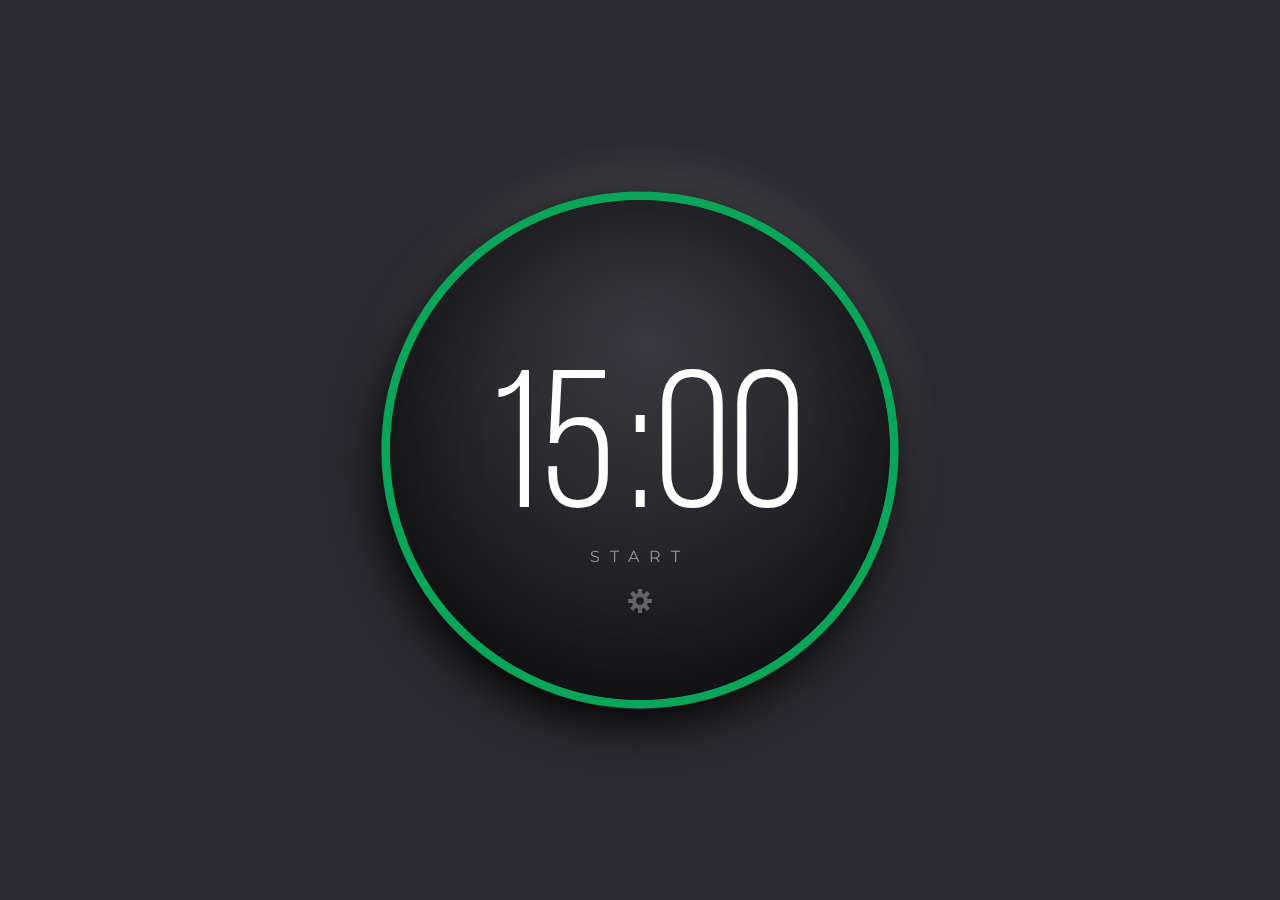
<file: Day 1/STARTER-FILES/index.html>
<!DOCTYPE html>
<html lang="en">

<head>
  <meta charset="UTF-8">
  <meta http-equiv="X-UA-Compatible" content="IE=edge">
  <meta name="viewport" content="width=device-width, initial-scale=1.0">
  <title>01 - Pomodoro || Advent of JavaScript</title>
  <link rel="stylesheet" href="./styles.css" />
</head>

<body>

  <div class="wrapper">
    <div class="ring">
      <svg width="518" height="518" viewBox="0 0 518 518">
        <circle stroke-width="9px" x="0" y="y" cx="259" cy="259" r="254" />
      </svg>
    </div>

    <div class="timer">
      <div class="time">
        <div class="minutes">
          <input type="text" value="15" disabled />
        </div>
        <div class="colon">:</div>
        <div class="seconds">
          <input type="text" value="00" disabled />
        </div>
      </div>
      <button class="start">start</button>
      <button class="settings">
        <img src="images/gear.svg" alt="Settings" />
      </button>
    </div>
  </div>
<script src="app.js"></script>
</body>

</html>
</file>
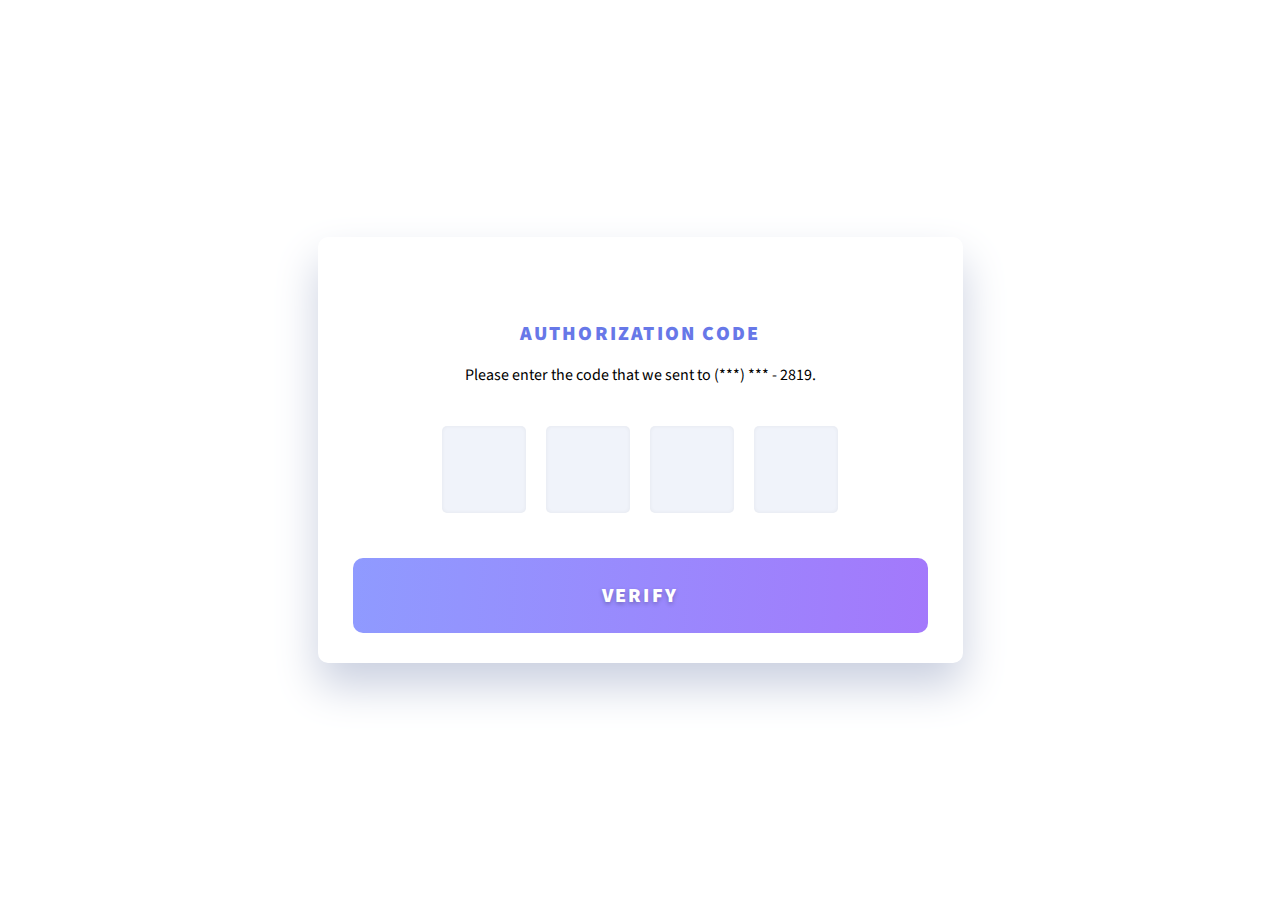
<file: Day 10/STARTER-FILES/index.html>
<!DOCTYPE html>
<html lang="en">

<head>
  <meta charset="UTF-8">
  <meta http-equiv="X-UA-Compatible" content="IE=edge">
  <meta name="viewport" content="width=device-width, initial-scale=1.0">
  <title>11 - 4 Digit Code || Advent of JavaScript</title>
  <link rel="stylesheet" href="./styles.css" />
</head>

<body>

  <div class="wrapper">
    <h1>Authorization Code</h1>
    <p>Please enter the code that we sent to (***) *** - 2819.</p>
    <form action="">
      <div class="fields">
        <input type="text" maxlength="1" value="" name="verification_1" />
        <input type="text" maxlength="1" value="" name="verification_2" />
        <input type="text" maxlength="1" value="" name="verification_3" />
        <input type="text" maxlength="1" value="" name="verification_4" />
      </div>
      <button>Verify</button>
    </form>
  </div>
  <script src="app.js"></script>
</body>

</html>
</file>
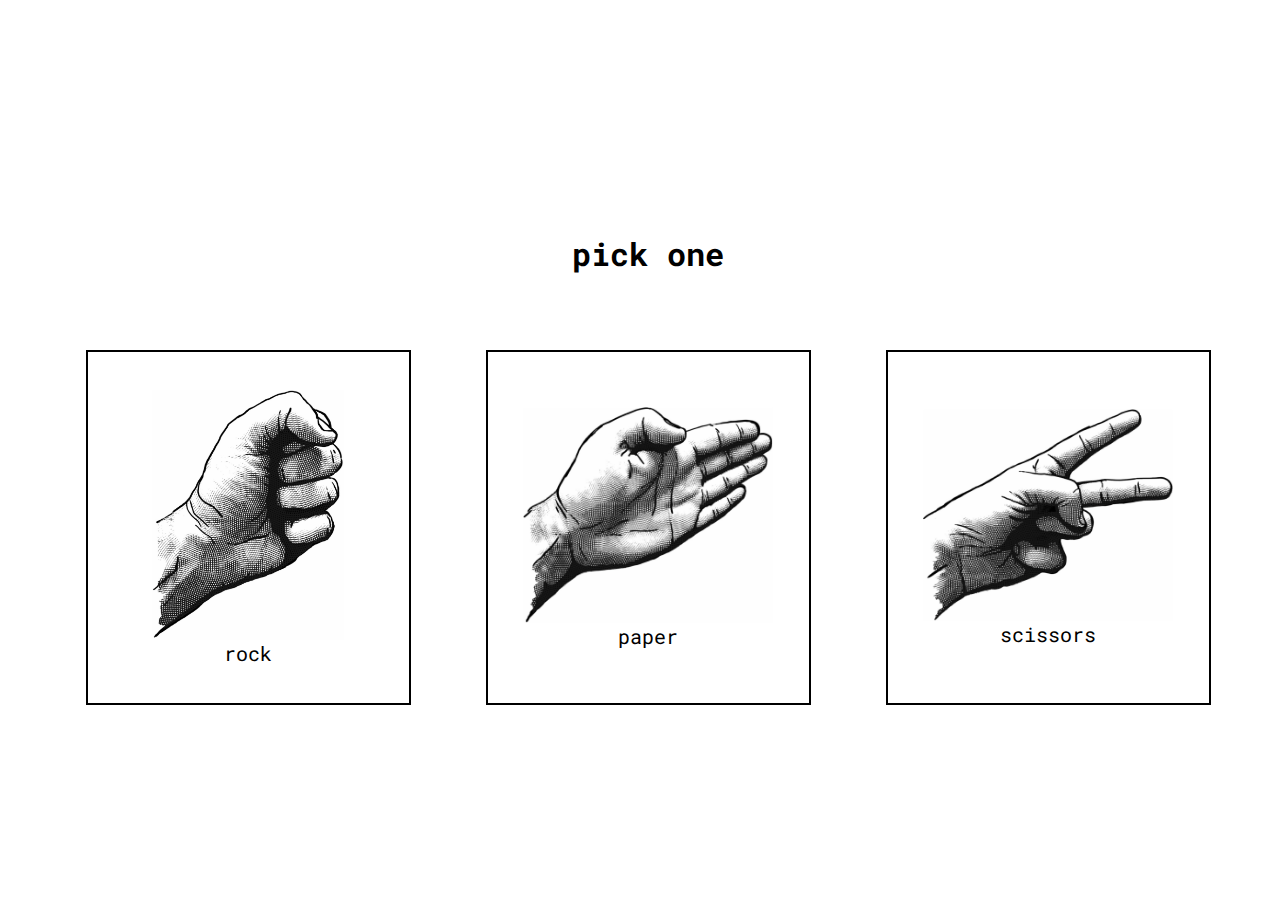
<file: Day 12/STARTER-FILES/index.html>
<!DOCTYPE html>
<html lang="en">

<head>
  <meta charset="UTF-8">
  <meta http-equiv="X-UA-Compatible" content="IE=edge">
  <meta name="viewport" content="width=device-width, initial-scale=1.0">
  <title>12 - Rock, Paper, Scissors || Advent of JavaScript</title>
  <link rel="stylesheet" href="./styles.css" />
</head>

<body>

  <div class="wrapper">
    <h1>pick one</h1>
    <ul>
      <li class="pick-one">
        <button>
          <img src="./images/rock.png" alt="Rock" />
          rock
        </button>
      </li>
      <li class="pick-one">
        <button>
          <img src="./images/paper.png" alt="Paper" />
          paper
        </button>
      </li>
      <li class="pick-one">
        <button>
          <img src="./images/scissors.png" alt="Scissors" />
          scissors
        </button>
      </li>
    </ul>
  </div>
  <script src="app.js"></script>
</body>

</html>
</file>
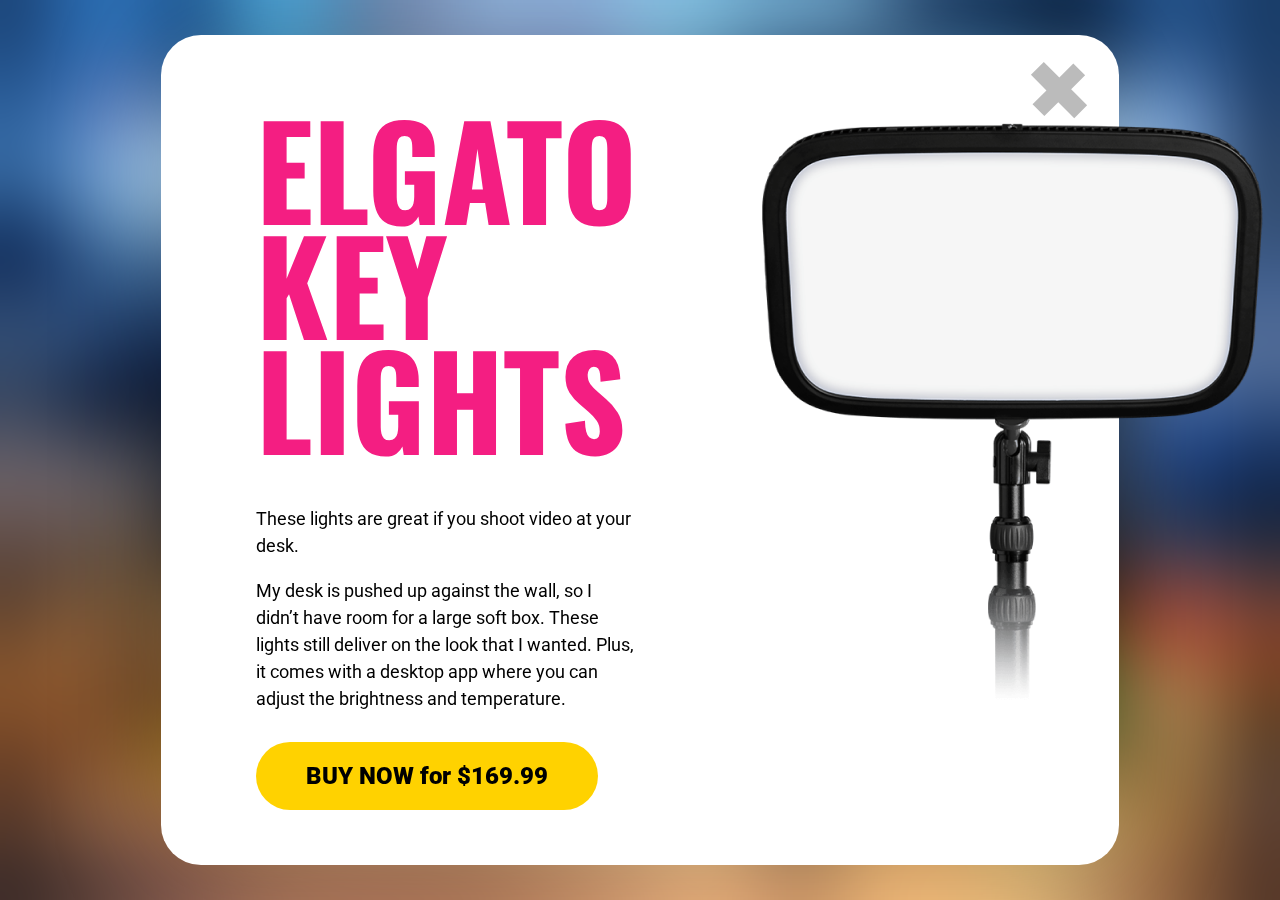
<file: Day 13/STARTER-FILES/index.html>
<!DOCTYPE html>
<html lang="en">

<head>
  <meta charset="UTF-8">
  <meta http-equiv="X-UA-Compatible" content="IE=edge">
  <meta name="viewport" content="width=device-width, initial-scale=1.0">
  <title>13 - Custom Modal || Advent of JavaScript</title>
  <link rel="stylesheet" href="./styles.css" />
</head>

<body>
  <div class="wrapper">
    <svg viewBox="0 0 1440 1024" fill="none" xmlns="http://www.w3.org/2000/svg"
      xmlns:xlink="http://www.w3.org/1999/xlink">
      <image href="images/bg.jpg" width="1440" height="1024" />
      <a href="#" id="something">
        <circle class="dot" cx="136.5" cy="113.5" r="17.5" id="elgato-keylight" />
        <circle id="my-circle" cx="136.5" cy="113.5" r="22" stroke="#F41E82" stroke-width="6px" opacity="0" />
      </a>
    </svg>

    <div class="overlay">
      <div class="modal">
        <button class="close">
          <img src="images/close.svg" alt="Close"/>
        </button>

        <div class="content">
          <h1>Elgato Key Lights</h1>
          <div class="description">
            <p>
              These lights are great if you shoot video at your desk.
            </p>
            <p>
              My desk is pushed up against the wall, so I didn’t have room for a large soft box. These lights still
              deliver on the
              look that I wanted. Plus, it comes with a desktop app where you can adjust the brightness and temperature.
            </p>
          </div>
          <a href="http://amazon.com" class="buy-now" target="_blank">
            BUY NOW for $169.99
          </a>
        </div>

        <div class="product-image">
          <img src="images/elgato-key-light.png" alt="Elgato Key Light" />
        </div>

      </div>
    </div>
  </div>
  <script src="app.js"></script>
</body>

</html>
</file>
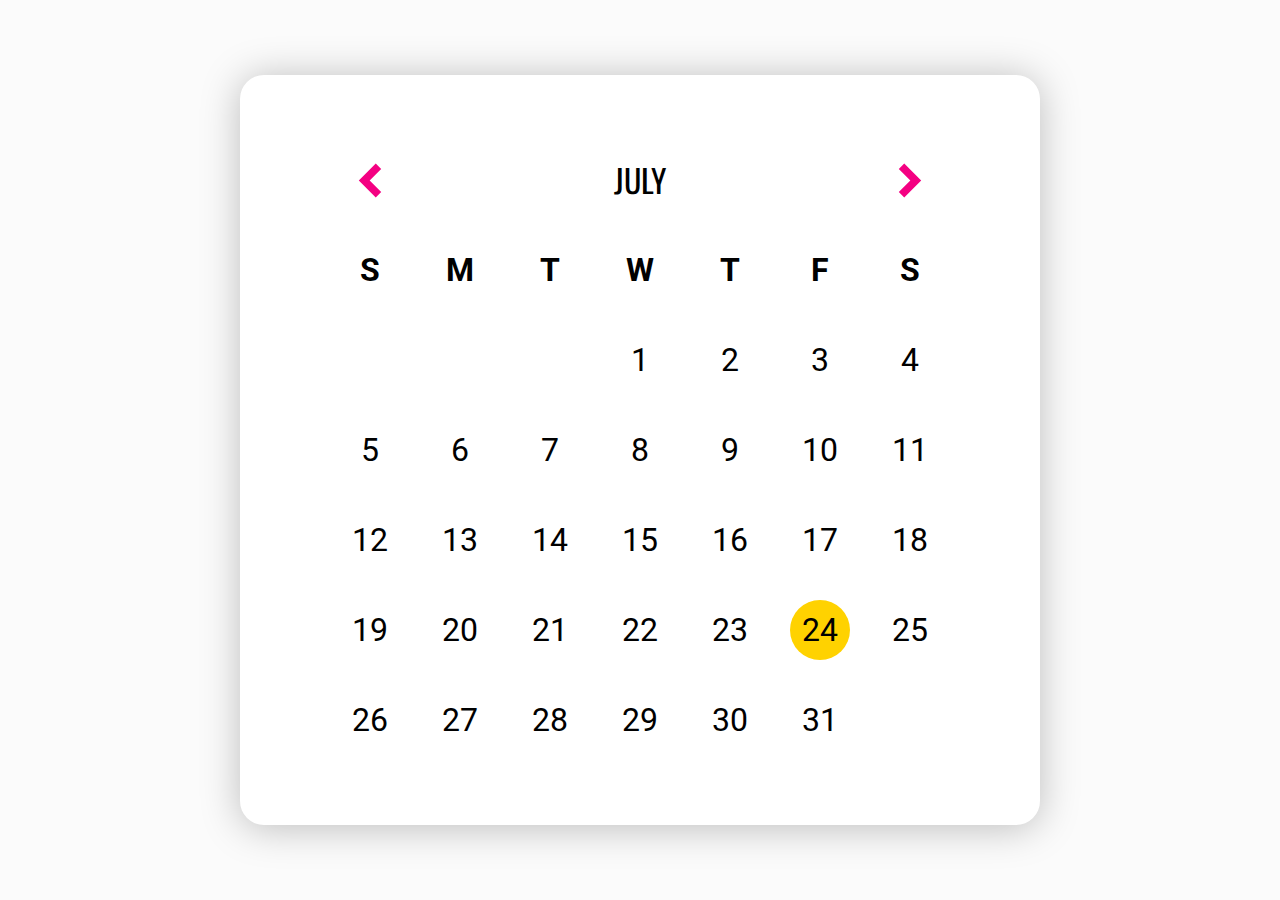
<file: Day 14/STARTER-FILES/index.html>
<!DOCTYPE html>
<html lang="en">

<head>
    <meta charset="UTF-8">
    <meta http-equiv="X-UA-Compatible" content="IE=edge">
    <meta name="viewport" content="width=device-width, initial-scale=1.0">
    <title>14 - Calendar Picker || Advent of JavaScript</title>
    <link rel="stylesheet" href="./styles.css" />
</head>

<body>
    <div class="wrapper">

        <div class="previous">
            <img src="images/previous.svg" alt="Previous" />
        </div>

        <div class="month">December</div>

        <div class="next">
            <img src="images/next.svg" alt="Next" />
        </div>

        <div class="day-of-week">S</div>
        <div class="day-of-week">M</div>
        <div class="day-of-week">T</div>
        <div class="day-of-week">W</div>
        <div class="day-of-week">T</div>
        <div class="day-of-week">F</div>
        <div class="day-of-week">S</div>

        <div></div>
        <div></div>
        <div> </div>
        <div>1</div>
        <div>2</div>
        <div>3</div>
        <div>4</div>
        <div>5</div>
        <div>6</div>
        <div>7</div>
        <div>8</div>
        <div>9</div>
        <div>10</div>
        <div>11</div>
        <div>12</div>
        <div>13</div>
        <div class="today">14</div>
        <div>15</div>
        <div>16</div>
        <div>17</div>
        <div>18</div>
        <div>19</div>
        <div>20</div>
        <div>21</div>
        <div>22</div>
        <div>23</div>
        <div>24</div>
        <div>25</div>
        <div>26</div>
        <div>27</div>
        <div>28</div>
        <div>29</div>
        <div>30</div>
        <div>31</div>
        <div></div>

    </div>
    <script src="app.js"></script>
</body>

</html>
</file>
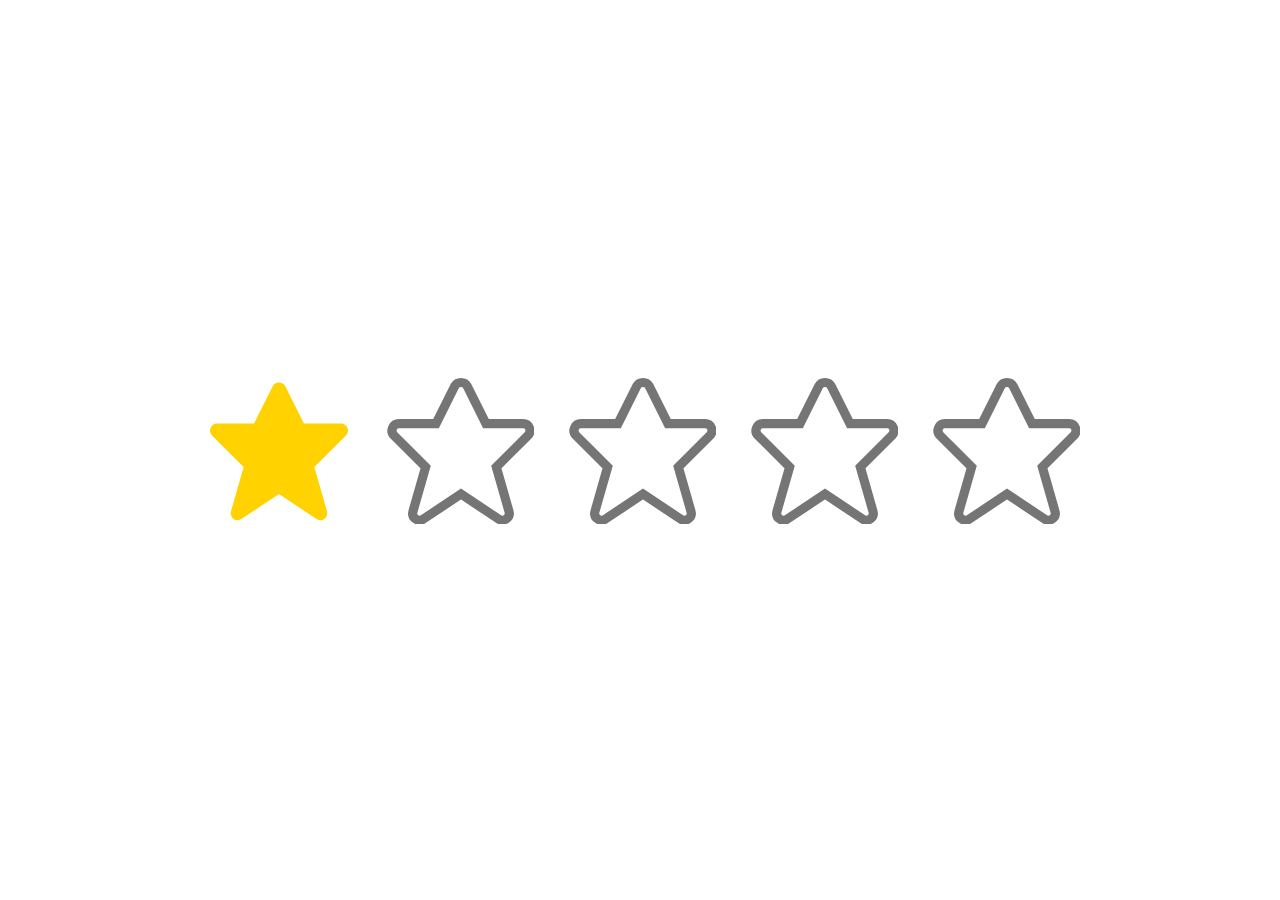
<file: Day 16/START-FILES/index.html>
<!DOCTYPE html>
<html lang="en">

<head>
  <meta charset="UTF-8">
  <meta http-equiv="X-UA-Compatible" content="IE=edge">
  <meta name="viewport" content="width=device-width, initial-scale=1.0">
  <title>16 - Star Rating || Advent of JavaScript</title>
  <link rel="stylesheet" href="styles.css" />
</head>

<body>

  <!-- 👇🏻 YOU CAN CHANGE THE CLASS NAME HERE 👇🏻 -->
  <!-- Use star-1, star-2, star-3, star-4, or star-5 -->
  <div class="star-rating star-1">
    <a href="#" class="star star-1">
      <svg width="152" height="151" viewBox="-10 -10 165 165" fill="none" xmlns="http://www.w3.org/2000/svg">
        <path
          d="M116.805 149.588C118.072 150.433 119.534 150.855 120.989 150.855C122.55 150.855 124.11 150.372 125.437 149.407C127.985 147.545 129.101 144.289 128.234 141.251L114.378 92.7403L148.934 58.1838C151.09 56.0354 151.731 52.7863 150.57 49.9669C149.409 47.155 146.65 45.3156 143.605 45.3156H103.04L82.505 4.25334C79.9495 -0.850234 71.5742 -0.850234 69.0186 4.25334L48.4837 45.3156H7.91146C4.86591 45.3156 2.10681 47.155 0.945881 49.9669C-0.215049 52.7863 0.425724 56.0354 2.58174 58.1838L37.1383 92.7403L23.2825 141.251C22.4156 144.289 23.5313 147.545 26.0793 149.407C28.6424 151.277 32.0875 151.337 34.7109 149.588L75.758 122.223L116.805 149.588Z" />
      </svg>
    </a>
    <a href="#" class="star star-2">
      <svg width="152" height="151" viewBox="-10 -10 165 165" fill="none" xmlns="http://www.w3.org/2000/svg">
        <path
          d="M116.805 149.588C118.072 150.433 119.534 150.855 120.989 150.855C122.55 150.855 124.11 150.372 125.437 149.407C127.985 147.545 129.101 144.289 128.234 141.251L114.378 92.7403L148.934 58.1838C151.09 56.0354 151.731 52.7863 150.57 49.9669C149.409 47.155 146.65 45.3156 143.605 45.3156H103.04L82.505 4.25334C79.9495 -0.850234 71.5742 -0.850234 69.0186 4.25334L48.4837 45.3156H7.91146C4.86591 45.3156 2.10681 47.155 0.945881 49.9669C-0.215049 52.7863 0.425724 56.0354 2.58174 58.1838L37.1383 92.7403L23.2825 141.251C22.4156 144.289 23.5313 147.545 26.0793 149.407C28.6424 151.277 32.0875 151.337 34.7109 149.588L75.758 122.223L116.805 149.588Z" />
      </svg>
    </a>
    <a href="#" class="star star-3">
      <svg width="152" height="151" viewBox="-10 -10 165 165" fill="none" xmlns="http://www.w3.org/2000/svg">
        <path
          d="M116.805 149.588C118.072 150.433 119.534 150.855 120.989 150.855C122.55 150.855 124.11 150.372 125.437 149.407C127.985 147.545 129.101 144.289 128.234 141.251L114.378 92.7403L148.934 58.1838C151.09 56.0354 151.731 52.7863 150.57 49.9669C149.409 47.155 146.65 45.3156 143.605 45.3156H103.04L82.505 4.25334C79.9495 -0.850234 71.5742 -0.850234 69.0186 4.25334L48.4837 45.3156H7.91146C4.86591 45.3156 2.10681 47.155 0.945881 49.9669C-0.215049 52.7863 0.425724 56.0354 2.58174 58.1838L37.1383 92.7403L23.2825 141.251C22.4156 144.289 23.5313 147.545 26.0793 149.407C28.6424 151.277 32.0875 151.337 34.7109 149.588L75.758 122.223L116.805 149.588Z" />
      </svg>
    </a>
    <a href="#" class="star star-4">
      <svg width="152" height="151" viewBox="-10 -10 165 165" fill="none" xmlns="http://www.w3.org/2000/svg">
        <path
          d="M116.805 149.588C118.072 150.433 119.534 150.855 120.989 150.855C122.55 150.855 124.11 150.372 125.437 149.407C127.985 147.545 129.101 144.289 128.234 141.251L114.378 92.7403L148.934 58.1838C151.09 56.0354 151.731 52.7863 150.57 49.9669C149.409 47.155 146.65 45.3156 143.605 45.3156H103.04L82.505 4.25334C79.9495 -0.850234 71.5742 -0.850234 69.0186 4.25334L48.4837 45.3156H7.91146C4.86591 45.3156 2.10681 47.155 0.945881 49.9669C-0.215049 52.7863 0.425724 56.0354 2.58174 58.1838L37.1383 92.7403L23.2825 141.251C22.4156 144.289 23.5313 147.545 26.0793 149.407C28.6424 151.277 32.0875 151.337 34.7109 149.588L75.758 122.223L116.805 149.588Z" />
      </svg>
    </a>
    <a href="#" class="star star-5">
      <svg width="152" height="151" viewBox="-10 -10 165 165" fill="none" xmlns="http://www.w3.org/2000/svg">
        <path
          d="M116.805 149.588C118.072 150.433 119.534 150.855 120.989 150.855C122.55 150.855 124.11 150.372 125.437 149.407C127.985 147.545 129.101 144.289 128.234 141.251L114.378 92.7403L148.934 58.1838C151.09 56.0354 151.731 52.7863 150.57 49.9669C149.409 47.155 146.65 45.3156 143.605 45.3156H103.04L82.505 4.25334C79.9495 -0.850234 71.5742 -0.850234 69.0186 4.25334L48.4837 45.3156H7.91146C4.86591 45.3156 2.10681 47.155 0.945881 49.9669C-0.215049 52.7863 0.425724 56.0354 2.58174 58.1838L37.1383 92.7403L23.2825 141.251C22.4156 144.289 23.5313 147.545 26.0793 149.407C28.6424 151.277 32.0875 151.337 34.7109 149.588L75.758 122.223L116.805 149.588Z" />
      </svg>
    </a>
  </div>
  <script src="app.js"></script>
</body>

</html>
</file>
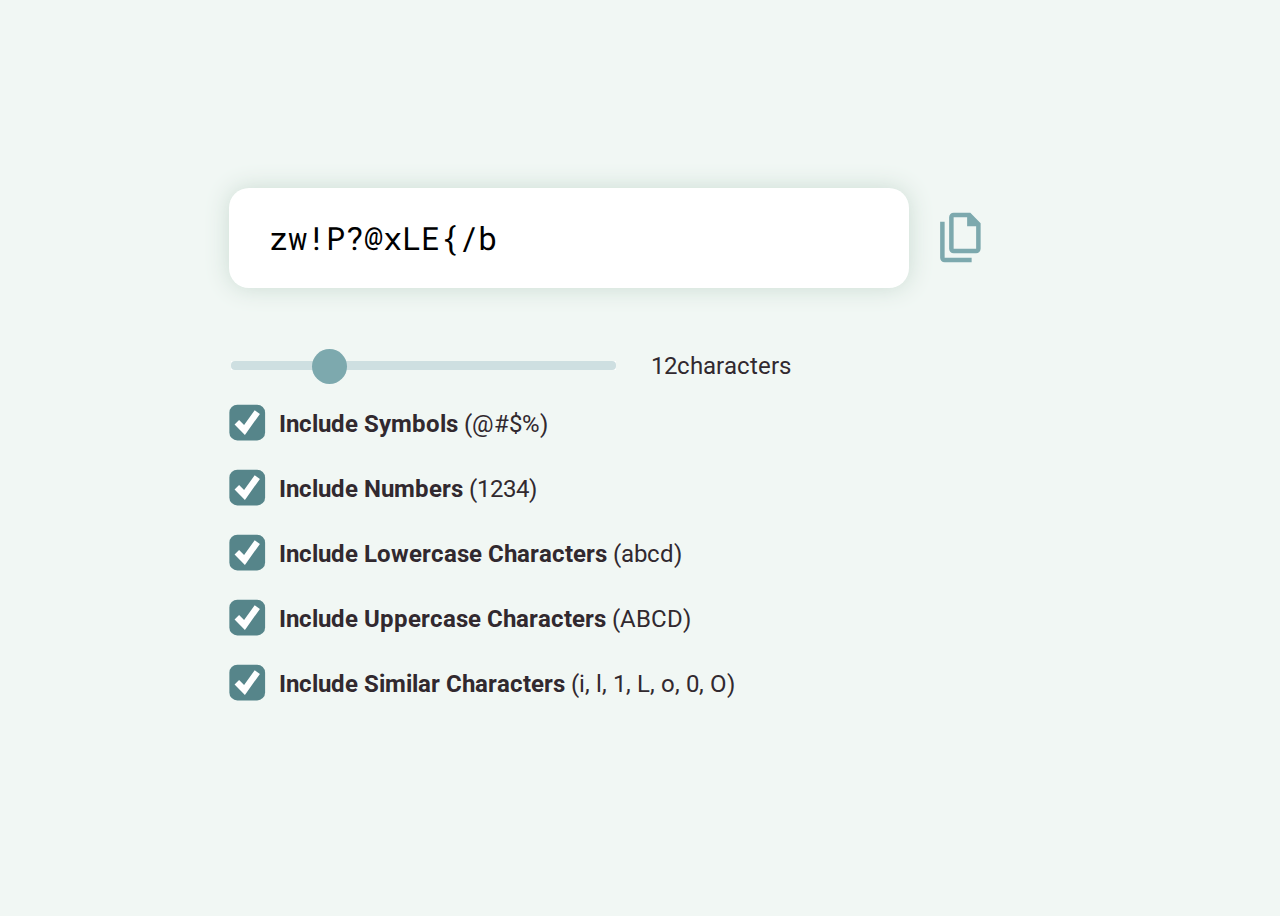
<file: Day 18/STARTER-FILES/index.html>
<!DOCTYPE html>
<html lang="en">

<head>
  <meta charset="UTF-8">
  <meta http-equiv="X-UA-Compatible" content="IE=edge">
  <meta name="viewport" content="width=device-width, initial-scale=1.0">
  <title>18 - Password Generator || Advent of JavaScript</title>
  <link rel="stylesheet" href="./styles.css" />
</head>

<body>

  <div class="wrapper">

    <div class="field">
      <input type="text" name="password" id="password" value="" min="6" max="32" steps="1" />

      <!-- 👇🏻 Add a class of "copied" when the user clicks this button 👇🏻 -->
      <button class="copy">
        <svg width="55" height="55" viewBox="0 0 55 55" fill="none" xmlns="http://www.w3.org/2000/svg">
          <path
            d="M37.3147 2.83081H20.6332C18.1514 2.83081 16.1332 4.85131 16.1332 7.33081V38.8308C16.1332 41.3126 18.1514 43.3308 20.6332 43.3308H43.1332C45.6149 43.3308 47.6332 41.3126 47.6332 38.8308V13.1493L37.3147 2.83081ZM43.1354 38.8308H20.6332V7.33081H34.1332V16.3308H43.1332L43.1354 38.8308Z" />
          <path
            d="M11.6332 11.8308H7.13318V47.8308C7.13318 50.3126 9.15143 52.3308 11.6332 52.3308H38.6332V47.8308H11.6332V11.8308Z" />
        </svg>
        <span>Copied!</span>
      </button>
    </div>

    <div class="field">
      <input type="range" name="length" id="length" value="12" min="6" max="32" />
      <span id="lengthText">12</span> characters
    </div>

    <div class="field">
      <input type="checkbox" name="symbols" id="symbols" value="true" checked="true" />
      <label for="symbols"><strong>Include Symbols</strong> (@#$%)</label>
    </div>

    <div class="field">
      <input type="checkbox" name="numbers" id="numbers" checked="true"/>
      <label for="numbers"><strong>Include Numbers</strong> (1234)</label>
    </div>

    <div class="field">
      <input type="checkbox" name="lowercase" id="lowercase" checked="true"/>
      <label for="lowercase"><strong>Include Lowercase Characters</strong> (abcd)</label>
    </div>

    <div class="field">
      <input type="checkbox" name="uppercase" id="uppercase" checked="true"/>
      <label for="uppercase"><strong>Include Uppercase Characters</strong> (ABCD)</label>
    </div>

    <div class="field">
      <input type="checkbox" name="similar" id="similar" checked="true"/>
      <label for="similar"><strong>Include Similar Characters</strong> (i, l, 1, L, o, 0, O)</label>
    </div>

  </div>
  <script src="app.js"></script>
</body>

</html>
</file>
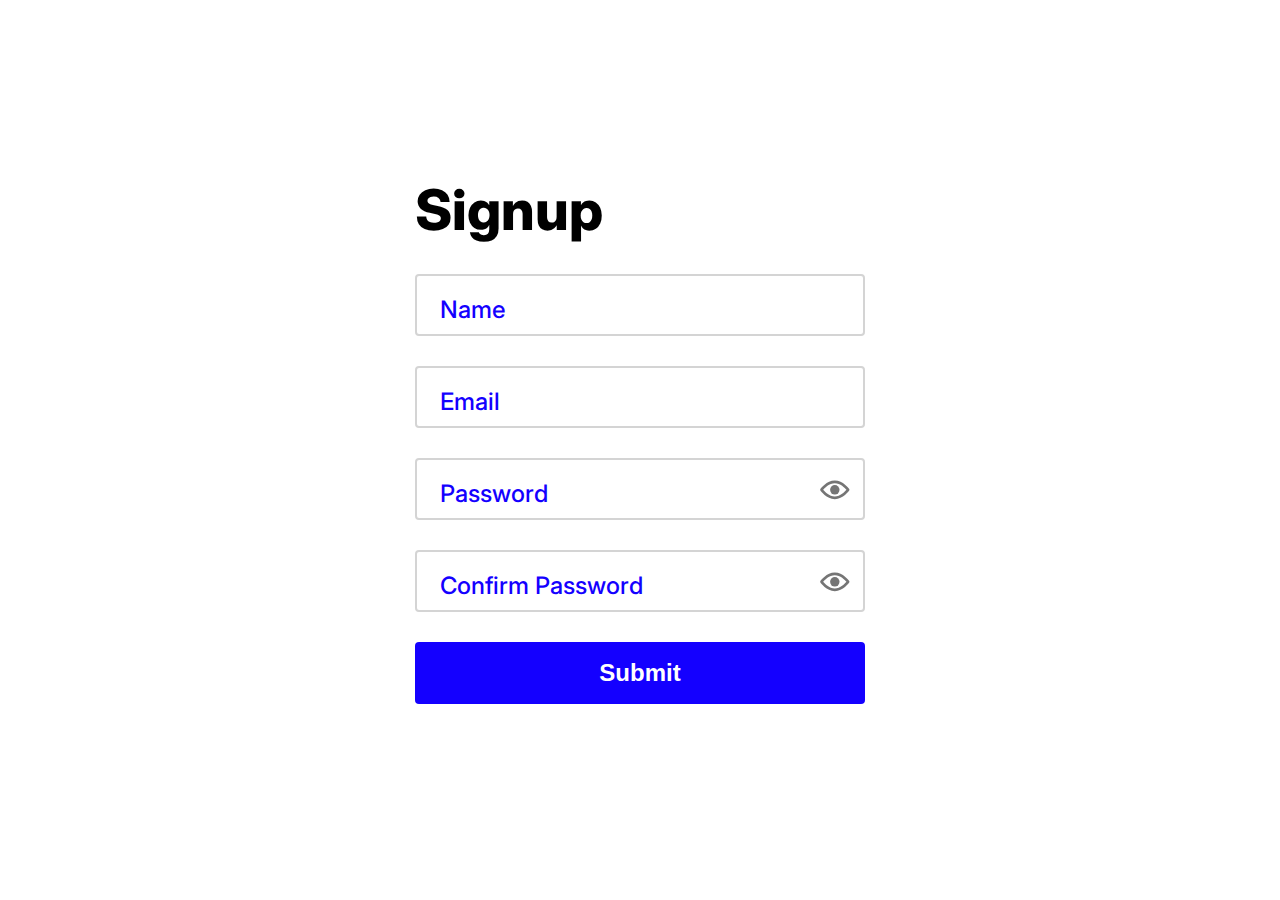
<file: Day 19/STARTER-FILES/index.html>
<!DOCTYPE html>
<html lang="en">

<head>
  <meta charset="UTF-8">
  <meta http-equiv="X-UA-Compatible" content="IE=edge">
  <meta name="viewport" content="width=device-width, initial-scale=1.0">
  <title>19 - Form Validation || Advent of JavaScript</title>
  <link rel="stylesheet" href="./styles.css" />
</head>

<body>

  <form action="">
    <h1>Signup</h1>
    <div class="field">
      <input type="text" name="name" id="name" placeholder=" " />
      <label for="name">Name</label>
      <div class="error"></div>
      <div class="success"></div>
    </div>
    <div class="field">
      <input type="email" name="email" id="email" placeholder=" " />
      <label for="email">Email</label>
      <div class="error"></div>
      <div class="success"></div>
    </div>
    <div class="field">
      <input type="password" name="password" id="password" placeholder=" " />
      <label for="password">Password</label>
      <button class="show-hide"></button>
      <div class="error"></div>
      <div class="success"></div>
    </div>
    <div class="field">
      <input type="password" name="confirm-password" id="confirm-password" placeholder=" " />
      <label for="confirm-password">Confirm Password</label>
      <button class="show-hide"></button>
      <div class="error"></div>
      <div class="success"></div>
    </div>
    <div class="field">
      <input type="submit" name="submit" value="Submit" />
    </div>
  </form>
  <script src="app.js"></script>
</body>

</html>
</file>
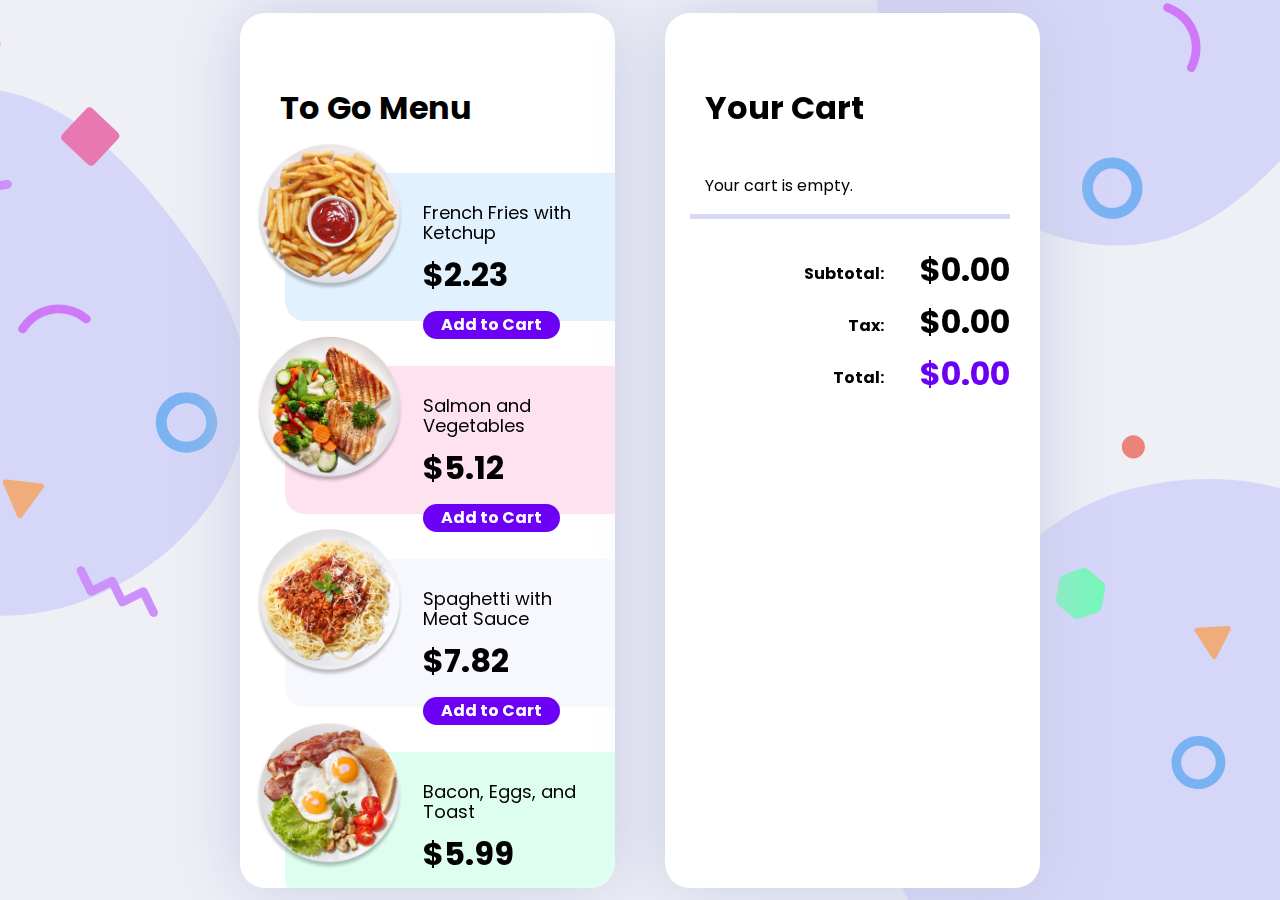
<file: Day 2/STARTER-FILES/index.html>
<!DOCTYPE html>
<html lang="en">

<head>
  <meta charset="UTF-8">
  <meta http-equiv="X-UA-Compatible" content="IE=edge">
  <meta name="viewport" content="width=device-width, initial-scale=1.0">
  <title>02 - E-Commerce Component || Advent of JavaScript</title>
  <link rel="stylesheet" href="./styles.css" />
</head>

<body>

  <div class="wrapper menu">
    <div class="panel">
      <h1>To Go Menu</h1>
      <ul class="menu">
        <li>
          <div class="plate">
            <img src="images/plate__french-fries.png" alt="French Fries" class="plate" />
          </div>
          <div class="content">
            <p class="menu-item">French Fries with Ketchup</p>
            <p class="price">$2.23</p>
            <button class="add">Add to Cart</button>
          </div>
        </li>
        <li>
          <div class="plate">
            <img src="images/plate__salmon-vegetables.png" alt="Salmon and Vegetables" class="plate" />
          </div>
          <div class="content">
            <p class="menu-item">Salmon and Vegetables</p>
            <p class="price">$5.12</p>
            <button class="add">Add to Cart</button>
          </div>
        </li>
        <li>
          <div class="plate">
            <img src="images/plate__spaghetti-meat-sauce.png" alt="Spaghetti Meat Sauce" class="plate" />
          </div>
          <div class="content">
            <p class="menu-item">Spaghetti with Meat Sauce</p>
            <p class="price">$7.82</p>
            <button class="add">Add to Cart</button>
          </div>
        </li>
        <li>
          <div class="plate">
            <img src="images/plate__bacon-eggs.png" alt="Bacon, Eggs, and Toast" class="plate" />
          </div>
          <div class="content">
            <p class="menu-item">Bacon, Eggs, and Toast</p>
            <p class="price">$5.99</p>
            <button class="add">Add to Cart</button>
          </div>
        </li>
        <li>
          <div class="plate">
            <img src="images/plate__chicken-salad.png" alt="Chicken Salad with Parmesean" class="plate" />
          </div>
          <div class="content">
            <p class="menu-item">Chicken Salad with Parmesan</p>
            <p class="price">$6.98</p>
            <button class="add">Add to Cart</button>
          </div>
        </li>
        <li>
          <div class="plate">
            <img src="images/plate__fish-sticks-fries.png" alt="Fish Sticks and Fries" class="plate" />
          </div>
          <div class="content">
            <p class="menu-item">Fish Sticks and Fries</p>
            <p class="price">$6.34</p>
            <button class="add">Add to Cart</button>
          </div>
        </li>
      </ul>
    </div>

    <div class="panel cart">
      <h1>Your Cart</h1>

      <ul class="cart-summary">

      </ul>

      <div class="totals">
        <div class="line-item">
          <div class="label">Subtotal:</div>
          <div class="amount price subtotal">$0.00</div>
        </div>
        <div class="line-item">
          <div class="label">Tax:</div>
          <div class="amount price tax">$0.00</div>
        </div>
        <div class="line-item total">
          <div class="label">Total:</div>
          <div class="amount price total">$0.00</div>
        </div>
      </div>
    </div>
  </div>
  <script src="app.js"></script>
</body>

</html>
</file>
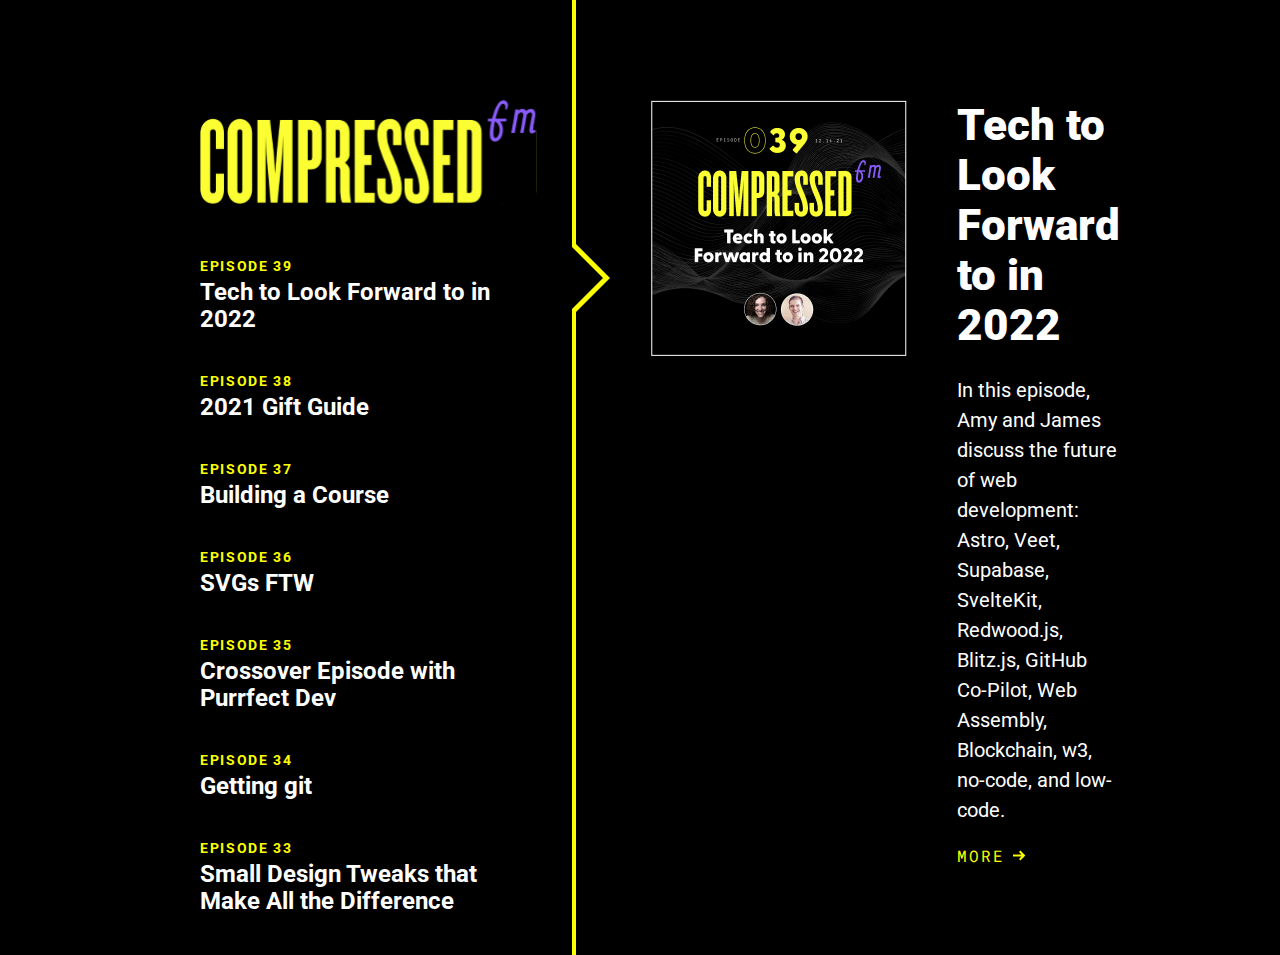
<file: Day 20/STARTER-FILES/index.html>
<!DOCTYPE html>
<html lang="en">

<head>
  <meta charset="UTF-8">
  <meta http-equiv="X-UA-Compatible" content="IE=edge">
  <meta name="viewport" content="width=device-width, initial-scale=1.0">
  <title>20 - Tabs || Advent of JavaScript</title>
  <link rel="stylesheet" href="./styles.css" />
</head>

<body>

  <div class="wrapper">
    <aside>
      <a href="http://compressed.fm" target="_blank"><img src="./images/logo.svg" alt="Compressed.fm" /></a>
      <ul id="tabs">
        <li class="selected">
          <a href="#">
            <div class="episode">Episode 39</div>
            <div class="title">Tech to Look Forward to in 2022</div>
          </a>
        </li>

        <li>
          <a href="#">
            <div class="episode">Episode 39</div>
            <div class="title">Tech to Look Forward to in 2022</div>
          </a>
        </li>

        <li>
          <a href="#">
            <div class="episode">Episode 39</div>
            <div class="title">Tech to Look Forward to in 2022</div>
          </a>
        </li>

        <li>
          <a href="#">
            <div class="episode">Episode 39</div>
            <div class="title">Tech to Look Forward to in 2022</div>
          </a>
        </li>

        <li>
          <a href="#">
            <div class="episode">Episode 39</div>
            <div class="title">Tech to Look Forward to in 2022</div>
          </a>
        </li>

        <li>
          <a href="#">
            <div class="episode">Episode 39</div>
            <div class="title">Tech to Look Forward to in 2022</div>
          </a>
        </li>

        <li>
          <a href="#">
            <div class="episode">Episode 39</div>
            <div class="title">Tech to Look Forward to in 2022</div>
          </a>
        </li>
      </ul>
    </aside>

    <main>
      <div class="cover">
        <img src="./images/cover__episode-39.png" alt="Episode 39" />
      </div>
      <div class="content">
        <h1>Tech to Look Forward to in 2022</h1>
        <p>In this episode, Amy and James discuss the future of web development: Astro, Veet, Supabase, SvelteKit,
          Redwood.js,
          Blitz.js, GitHub Co-Pilot, Web Assembly, Blockchain, w3, no-code, and low-code.</p>
        <a href="#" class="more">More</a>
      </div>
    </main>
  </div>
  <script src="app.js"></script>
</body>

</html>
</file>
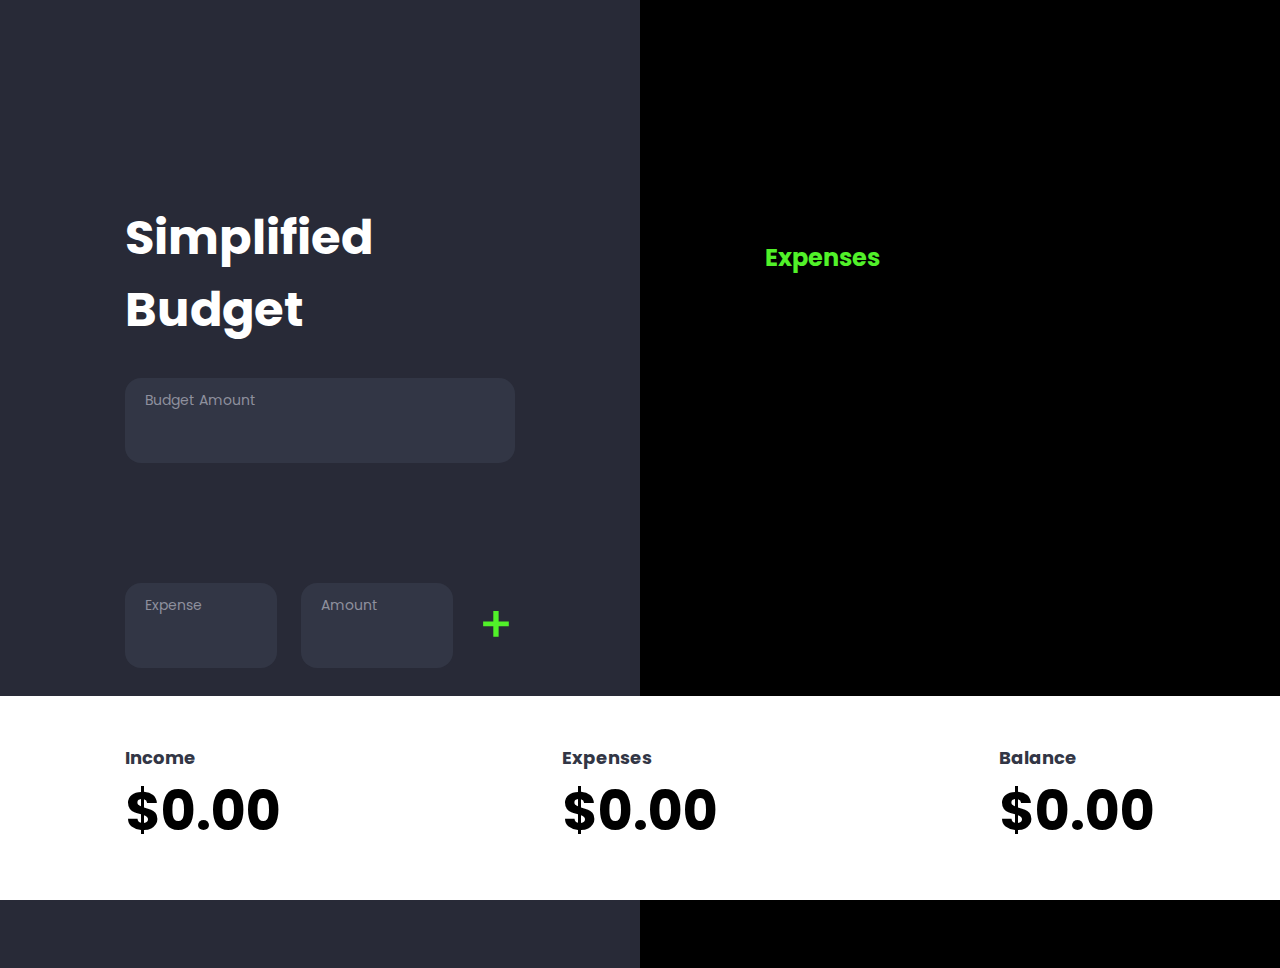
<file: Day 21/STARTER-FILES/index.html>
<!DOCTYPE html>
<html lang="en">

<head>
  <meta charset="UTF-8">
  <meta http-equiv="X-UA-Compatible" content="IE=edge">
  <meta name="viewport" content="width=device-width, initial-scale=1.0">
  <title>21 - Simplified Budget || Advent of JavaScript</title>
  <link rel="stylesheet" href="./styles.css" />
</head>

<body>

  <div class="wrapper">
    <div class="add-panel">
      <h1>Simplified Budget</h1>
      <div class="field">
        <input type="text" name="income" id="income" />
        <label for="income">Budget Amount</label>
      </div>
      <div class="add-expense">
        <div class="field">
          <input type="text" name="expense-name" id="expense-name" />
          <label for="expense-name">Expense</label>
        </div>
        <div class="field">
          <input type="text" name="expense-amount" id="expense-amount" />
          <label for="expense-amount">Amount</label>
        </div>
        <button name="add-expense-button" id="add-expense-button" class="add-expense-button">
          <img src="./images/plus.svg" alt="Plus" />
        </button>
      </div>
    </div>

    <div class="expenses-panel">
      <h2>Expenses</h2>
      <div class="expense-table">
      </div>
    </div>

    <div class="summary-panel">
      <div class="summary-item">
        <div class="summary-label">Income</div>
        <div class="summary-amount">$0.00</div>
      </div>

      <div class="summary-item">
        <div class="summary-label">Expenses</div>
        <div class="summary-amount">$0.00</div>
      </div>

      <div class="summary-item">
        <div class="summary-label">Balance</div>
        <div class="summary-amount">$0.00</div>
      </div>
    </div>
  </div>
<script src="app.js"></script>
</body>

</html>
</file>
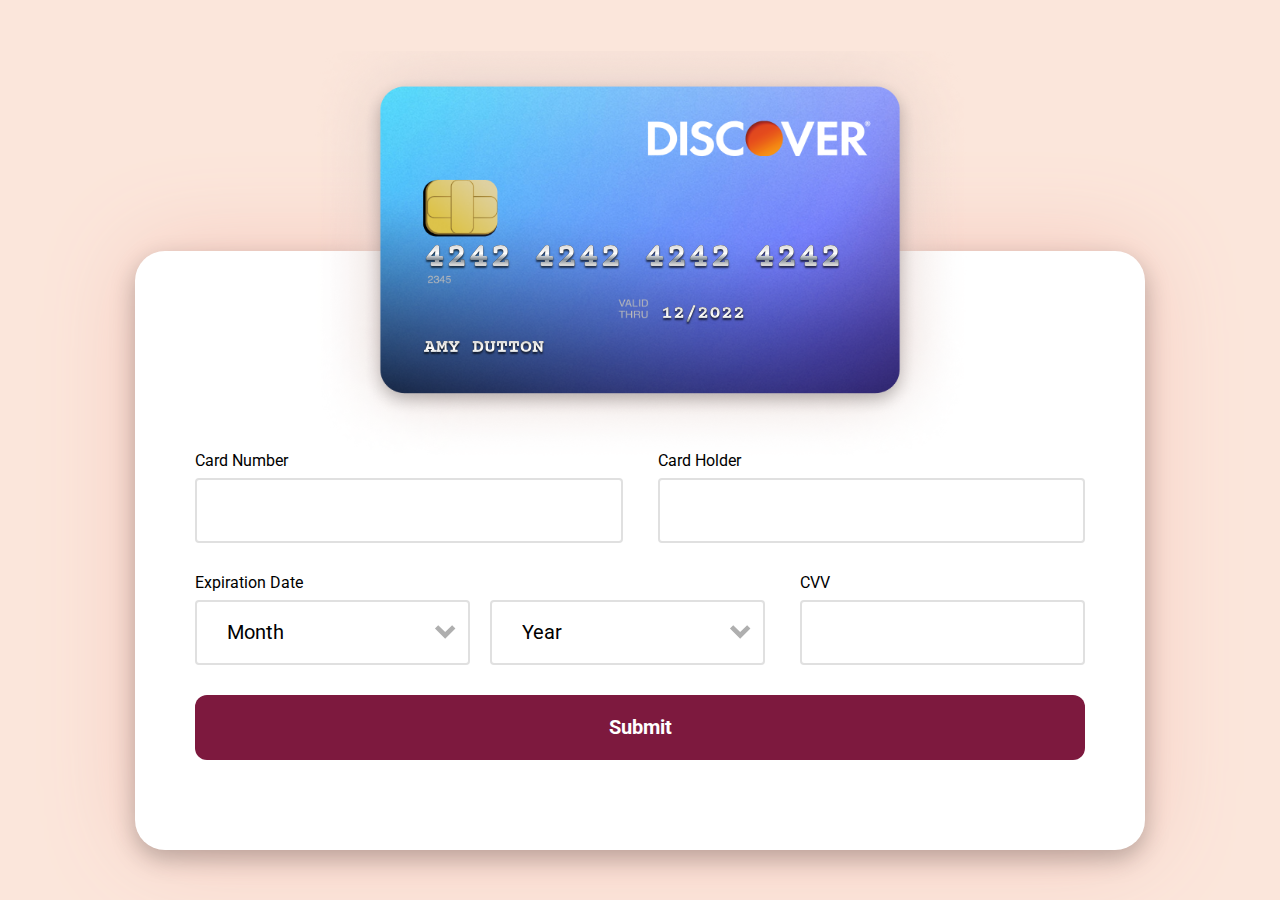
<file: Day 22/STARTER-FILES/index.html>
<!DOCTYPE html>
<html lang="en">

<head>
  <meta charset="UTF-8">
  <meta http-equiv="X-UA-Compatible" content="IE=edge">
  <meta name="viewport" content="width=device-width, initial-scale=1.0">
  <title>22 - Credit Card || Advent of JavaScript</title>
  <link rel="stylesheet" href="./styles.css" />
</head>

<body>

  <div class="wrapper">
    <!-- 👇🏻 ADD A CLASS OF FLIP 👇🏻 && 👇🏻 SWAP OUT THE DISCOVER CLASS FOR VISA OR MASTERCARD 👇🏻 -->
    <div class="credit-card__wrapper discover">
      <div class="credit-card__inner">
        <div class="credit-card--front">
          <div class="card-number">
            <div class="card-number__shadow shadow">4242 4242 4242 4242</div>
            <div class="card-number__emboss emboss">4242 4242 4242 4242</div>
          </div>
          <div class="card-holder">
            <div class="card-holder__shadow shadow">Amy Dutton</div>
            <div class="card-holder__emboss emboss">Amy Dutton</div>
          </div>
          <div class="expiration-date">
            <div class="expiration-date__shadow shadow">12/2022</div>
            <div class="expiration-date__emboss emboss">12/2022</div>
          </div>
        </div>
        <div class="credit-card--back">
          <div class="signature">Amy Dutton</div>
          <div class="cvv">123</div>
        </div>
      </div>
    </div>

    <div class="form">
      <form action="">
        <div class="row">
          <div class="field">
            <label for="card-number">Card Number</label>
            <input type="text" name="card-number" />
          </div>

          <div class="field">
            <label for="card-holder">Card Holder</label>
            <input type="text" name="card-holder" />
          </div>
        </div>

        <div class="row">
          <div class="field option__wrapper">
            <label>Expiration Date</label>
            <div class="field__option">
              <select name="expiration-date-month" id="">
                <option>Month</option>
                <option value="1">01</option>
                <option value="2">02</option>
                <option value="3">03</option>
                <option value="4">04</option>
                <option value="5">05</option>
                <option value="6">06</option>
                <option value="7">07</option>
                <option value="8">08</option>
                <option value="9">09</option>
                <option value="10">10</option>
                <option value="11">11</option>
                <option value="12">12</option>
              </select>

              <select name="expiration-date-year" id="">
                <option>Year</option>
                <option value="2023">2023</option>
                <option value="2024">2024</option>
                <option value="2025">2025</option>
                <option value="2026">2026</option>
                <option value="2027">2027</option>
                <option value="2028">2028</option>
                <option value="2029">2029</option>
                <option value="2030">2030</option>
                <option value="2021">2031</option>
                <option value="2022">2032</option>
              </select>
            </div>
          </div>

          <div class="field">
            <label for="cvv">CVV</label>
            <input type="number" name="cvv" />
          </div>
        </div>

        <div class="row">
          <button>Submit</button>
        </div>
      </form>
    </div>
  </div>
  <script src="app.js"></script>
</body>

</html>
</file>
<file: Day 1/STARTER-FILES/styles.css>
@import url('https://fonts.googleapis.com/css2?family=Montserrat:wght@700&display=swap');

@font-face {
  font-family: "bebas";
  src: url('./fonts/bebasneue-book-webfont.woff') format('woff'),
      url('./fonts/bebasneue-book-webfont.woff2') format('woff2');
}

body {
  align-items: center;
  background: #2B2A30;
  display: flex;
  justify-content: center;
  margin: 0;
  min-height: 100vh;
  min-width: 100vw;
  padding: 0;
}

/* outer glow */
.wrapper {
  align-items: center;
  border-radius: 50%;
  box-shadow: -5px 14px 44px #000000, 5px -16px 50px rgba(255, 255, 255, 0.15);
  display: flex;
  height: 518px;
  justify-content: center;
  position: relative;
  width: 518px;
}

.ring {
  position: absolute;
  left: 0;
  stroke: #09A65A;
  top: 0;
  z-index: 1;
}

.ring.ending circle {
  stroke: #900A0A;
}

/* inner circle */
.timer {
  align-items: center;
  background: radial-gradient(71.4% 71.4% at 51.7% 28.6%, #3A393F 0%, #17171A 100%);
  border-radius: 50%;
  box-shadow: inset 0px 0px 114px rgba(0, 0, 0, 0.45);
  color: white;
  display: flex;
  flex-direction: column;
  height: 500px;
  justify-content: center;
  position: relative;
  width: 500px;
  z-index: 2;
}

/* actual time */
.time {
  display: flex;
  font-family: "bebas";
  font-size: 196px;
  margin: 30px auto;
  position: relative;
  top: 30px;
}

input[type="text"] {
  border: 0;
  border-bottom: 1px dashed white;
  background: none;
  color: white;
  font-family: "bebas";
  font-size: 196px;
  height: 170px;
  width: 150px;
  text-align: center;
  outline: none;
}

input[type=text]:disabled {
  border-bottom: none;
}

.start, .stop{
  cursor: pointer;
  font-family: 'Montserrat', sans-serif;
  font-size: 16px;
  letter-spacing: 10px;
  line-height: 20px;
  background: none;
  color: white;
  opacity: .5;
  border: none;
  text-transform: uppercase;
  margin-bottom: 20px;
}

.start:hover, .stop:hover{
  opacity: 1;
}

.settings {
  border: none;
  background: none;
  cursor: pointer;
  opacity: 0.3;
}

.settings:hover {
  opacity: 1;
}
</file>
<file: Day 10/STARTER-FILES/styles.css>
@import url('https://fonts.googleapis.com/css2?family=Source+Sans+Pro:wght@400;900&display=swap');

body {
  padding: 0;
  margin: 0;
  display: flex;
  align-items: center;
  justify-content: center;
  min-width: 100vw;
  min-height: 100vh;
  font-family: 'Source Sans Pro', sans-serif;
}

.wrapper {
  background: white;
  box-shadow: 0px 23px 44px #CAD0E0;
  border-radius: 10px;
  min-width: 575px;
  padding: 70px 35px 30px;
}

h1 {
  text-align: center;
  letter-spacing: 0.11em;
  text-transform: uppercase;
  color: #6778E8;
  font-weight: 900;
  font-size: 20px;
  margin-bottom: 12px;
}

p {
  text-align: center;
  margin-bottom: 40px;
}

.fields {
  margin-bottom: 45px;
  display: flex;
  justify-content: center;;
}

input[type=text] {
  color: #6778E8;
  font-weight: 900;
  font-size: 3.75rem;
  box-shadow: inset 0px 0px 4px rgba(0, 0, 0, 0.05);
  border-radius: 5px;
  margin: 0px 10px;
  font-family: 'Source Sans Pro', sans-serif;
  border: none;
  text-align: center;
  width: 80px;
  background: #F0F3FA;
  height: 85px;
}


button {
  width: 100%;
  text-align: center;
  background: linear-gradient(93.32deg, #8D9EFF -10.93%, #A674FB 113.82%);
  border-radius: 10px;
  border: none;
  height: 75px;
  text-transform: uppercase;
  color: #FFFFFF;
  text-shadow: 0px 2px 4px rgba(0, 0, 0, 0.25);
  margin-bottom: 0;
}

button {
  font-family: 'Source Sans Pro', sans-serif;
  font-size: 20px;
  font-weight: 900;
  letter-spacing: 0.11em;
  text-shadow: 0px 2px 4px rgba(0, 0, 0, 0.25);
}
</file>
<file: Day 12/STARTER-FILES/styles.css>
@import url("https://fonts.googleapis.com/css2?family=Roboto+Mono:wght@700&display=swap");

body {
  min-width: 100vw;
  min-height: 100vh;
  font-family: "Roboto Mono", monospace;
  display: flex;
  justify-content: center;
  align-items: center;
}

.wrapper {
}

h1 {
  font-weight: bold;
  font-size: 2rem;
  text-align: center;
  margin-bottom: 75px;
}

ul {
  list-style-type: none;
  padding: 0;
  margin: 0;
  display: flex;
  gap: 75px;
}

li.pick-one {
  display: flex;
  text-align: center;
}

li.pick-one button {
  background: none;
  border: 2px solid black;
  font-family: "Roboto Mono", monospace;
  cursor: pointer;
  height: 355px;
  width: 325px;
  font-size: 1.25rem;
  display: flex;
  flex-direction: column;
  justify-content: center;
  align-items: center;
}

li.pick-one button:hover {
  border: 10px solid #ffb800;
}

li.pick-one img {
  max-height: 250px;
  max-width: 250px;
}

/* Winner Page */
body.winner.you-win {
  background: url("./images/you-win.svg") left top no-repeat;
  background-size: auto 100%;
}

body.winner.computer-wins {
  background: url("./images/computer-wins.svg") right top no-repeat;
  background-size: auto 100%;
}

body.computer-wins h1.you-win,
body.you-win h1.computer-wins {
  visibility: hidden;
}

body.winner .wrapper {
  display: flex;
  gap: 200px;
  position: relative;
}

body.winner img {
  mix-blend-mode: multiply;
}

.computer-pick img {
  transform: scaleX(-1);
}

.play-again {
  position: absolute;
  left: 50%;
  transform: translateX(-50%);
  bottom: 0;
  font-family: "Roboto Mono", monospace;
  font-size: 2rem;
  border: 2px solid black;
  background: none;
  padding: 15px 85px;
  cursor: pointer;
}

.play-again:hover {
  background: black;
  color: white;
}
</file>
<file: Day 13/STARTER-FILES/styles.css>
@import url('https://fonts.googleapis.com/css2?family=Oswald:wght@700&family=Roboto:wght@400;700&display=swap');

:root {
  --pink: #F41E82;
  --gold: #FFD200;
}


body {
  margin: 0;
  padding: 0;
  min-width: 100vw;
  min-height: 100vh;
  background: black;
  font-family: 'Roboto', sans-serif;
}

.wrapper {
  width: 100vw;
  height: 100vh;
  display: flex;
  justify-content: center;
  align-items: center;
}

svg {
  max-height: 100%;
  max-width: 100%;
}

svg circle.dot {
  fill: var(--pink);
  position: relative;
}

a:hover #my-circle {
  animation-name: beacon;
  animation-iteration-count: infinite;
  animation-duration: 1s;
  animation-timing-function: ease;
}

@keyframes beacon {
  0% {
    r: 22;
    opacity: 0;
  }
  50% {
    opacity: 1;
  }
  100% {
    r: 50;
    opacity: 0;
  }
}

.overlay {
  backdrop-filter: blur(45px);
  position: fixed;
  width: 100vw;
  height: 100vh;
  top: 0;
  left: 0;
  right: 0;
  bottom: 0;
  display: flex;
  justify-content: center;
  align-items: center;
}

.modal {
  background: white;
  box-shadow: 0px 0px 110px rgba(0, 0, 0, 0.25);
  border-radius: 40px;
  width: 60%;
  padding: 75px 95px;
  display: flex;
  gap: 100px;
  position: relative;
}

.product-image,
.content {
  flex: 1;
}

.close {
  position: absolute;
  background: none;
  border: none;
  top: 25px;
  right: 25px;
  cursor: pointer;
}

h1 {
  font-family: 'Oswald', sans-serif;
  text-transform: uppercase;
  color: var(--pink);
  font-size: 8rem;
  font-weight: 700;
  letter-spacing: -.5px;
  padding: 0;
  margin: 0 0 50px;
  line-height: .9;
}

.description {
  margin-bottom: 50px;
}

p {
  font-family: 'Roboto', sans-serif;
  font-size: 1.125rem;
  line-height: 1.5;
}

.buy-now {
  background-color: var(--gold);
  color: black;
  border-radius: 100px;
  font-family: 'Roboto', sans-serif;
  font-weight: 900;
  font-size: 1.5rem;
  padding: 20px 50px;
  text-decoration: none;
}

.buy-now:hover {
  background-color: #3452a5;
  color: var(--gold);
}
</file>
<file: Day 14/STARTER-FILES/styles.css>
@import url('https://fonts.googleapis.com/css2?family=Oswald&family=Roboto:wght@400;700&display=swap');

body {
  margin: 0;
  padding: 0;
  min-width: 100vw;
  min-height: 100vh;
  background: #FBFBFB;
  display: flex;
  align-items: center;
  justify-content: center;
  font-family: 'Roboto', sans-serif;
  font-size: 2rem;
}

.wrapper {
  display: grid;
  grid-template-columns: repeat(7, minmax(60px, 1fr));
  max-width: 660px;
  grid-gap: 30px;
  background: #FFFFFF;
  box-shadow: 0px 2.3128px 39.3176px rgba(0, 0, 0, 0.25);
  border-radius: 24px;
  padding: 75px 100px;
}

div {
  text-align: center;
  min-height: 60px;
  display: flex;
  align-items: center;
  justify-content: center;
}

.month {
  grid-column: span 5;
  font-family: 'Oswald', sans-serif;
  text-transform: uppercase;
  line-height: 32px;
}

.day-of-week {
  font-weight: bold;
}

.today {
  background: #ffd200;
  border-radius: 50%;
  height: 60px;
  width: 60px;
}

div.previous > img, div.next > img{
  cursor: pointer;
}
</file>
<file: Day 16/START-FILES/styles.css>
body {
  padding: 0;
  margin: 0;
  display: flex;
  align-items: center;
  justify-content: center;
  min-width: 100vw;
  min-height: 100vh;
}

.star-rating {
  display: flex;
  gap: 30px;
}

.star svg {
  stroke: #757575;
  stroke-width: 10px;
}

.star-1 .star-1 svg,
.star-2 .star-1 svg,
.star-2 .star-2 svg,
.star-3 .star-1 svg,
.star-3 .star-2 svg,
.star-3 .star-3 svg,
.star-4 .star-1 svg,
.star-4 .star-2 svg,
.star-4 .star-3 svg,
.star-4 .star-4 svg,
.star-5 .star-1 svg,
.star-5 .star-2 svg,
.star-5 .star-3 svg,
.star-5 .star-4 svg,
.star-5 .star-5 svg {
  stroke-width: 0;
  fill: #FFD200;
}
</file>
<file: Day 18/STARTER-FILES/styles.css>
@import url('https://fonts.googleapis.com/css2?family=Roboto+Mono&family=Roboto:wght@400;700&display=swap');

body {
  min-width: 100vw;
  min-height: 100vh;
  display: flex;
  justify-content: center;
  align-items: center;
  background-color: #F1F7F4;
  font-family: 'Roboto', sans-serif;
  font-size: 24px;
  color: #31292F;
}

.field {
  display: flex;
  align-items: center;
  margin-bottom: 24px;
}

input[type=text] {
  font-family: 'Roboto Mono', monospace;
  background: #FFFFFF;
  box-shadow: 0px 0px 24px #CADBD2;
  border-radius: 20px;
  font-family: Roboto Mono;
  font-size: 32px;
  line-height: 42px;
  color: #000000;
  width: 600px;
  height: 100px;
  border: none;
  margin-bottom: 40px;
  padding: 0 40px;
  margin-right: 18px;
}

.copy {
  background: none;
  border: none;
  color: #7DA9AE;
  display: flex;
  align-items: center;
  font-family: 'Roboto', sans-serif;
  font-size: 24px;
  height: 100px;
  margin-bottom: 40px;
  min-width: 140px;
}

.copy svg {
  fill: currentColor;
  margin-right: 0px;
}

.copy span {
  display: none;
}

.copy.copied {
  color: #4A9661;
  font-weight: bold;
}

.copy.copied span {
  display: block;
}

input[type=range] {
  -webkit-appearance: none;
}

input[type=range]::-webkit-slider-thumb {
  -webkit-appearance: none;
  appearance: none;
  height: 35px;
  width: 35px;
  border-radius: 50%;
  background: #7DA9AE;
  cursor: pointer;
  position: relative;
  top: -12px;
}

input[type=range]::-moz-range-thumb {
  height: 35px;
  width: 35px;
  border-radius: 50%;
  background: #7DA9AE;
  cursor: pointer;
  position: relative;
  top: -12px;
}

input[type=range]::-ms-thumb {
  height: 35px;
  width: 35px;
  border-radius: 50%;
  background: #7DA9AE;
  cursor: pointer;
  position: relative;
  top: -12px;
}

input[type=range]::-webkit-slider-runnable-track {
  background: #CEDFE1;
  border-radius: 4px;
  width: 385px;
  height: 9px;
}

input[type=range] {
  width: 385px;
  margin-right: 35px;
}

input[type=checkbox] {
  display: none;
}

input[type=checkbox] + label {
  background: url("images/checkbox--unchecked.svg") left top no-repeat;
  padding-left: 50px;
  min-height: 35px;
  padding-top: 6px;
  cursor: pointer;
}

input[type=checkbox]:checked + label {
  background: url("images/checkbox--checked.svg") left top no-repeat;
}
</file>
<file: Day 19/STARTER-FILES/styles.css>
@import url('https://fonts.googleapis.com/css2?family=Inter:wght@500;700;800&display=swap');

:root {
  --primary: #1400FF;
}

body {
  padding: 0;
  margin: 0;
  font-family: 'Inter', sans-serif;
  min-width: 100vw;
  min-height: 100vh;
  display: flex;
  align-items: center;
  justify-content: center;
}

h1 {
  font-weight: 800;
  color: black;
  font-size: 3.5rem;
  padding: 0;
  margin: 0 0 20px 0;
}

.field {
  position: relative;
  margin-bottom: 20px;
}

input[type=text],
input[type=email],
input[type=password] {
  border: 2px solid #D4D4D4;
  border-radius: 4px;
  padding:  0 20px;
  width: 450px;
  height: 62px;
  margin-top: 10px;
  outline: none;
  box-sizing: border-box;
  font-size: 1.5rem;
}

input[type=text]:focus,
input[type=email]:focus,
input[type=password]:focus {
  border-color: var(--primary);
  label: var(--primary);
}

label {
  display: inline-block;
  color: var(--primary);
  font-size: 0.875rem;
  font-weight: 500;
  position: absolute;
  background: white;
  padding: 0 5px;
  left: 20px;
  top: 0;
  pointer-events: none;
  transition: all .25s ease-in-out;
}

input[type=text]:placeholder-shown + label,
input[type=email]:placeholder-shown + label,
input[type=password]:placeholder-shown + label {
  font-size: 1.5rem;
  top: 31px;
}

input[type=text]:focus + label,
input[type=email]:focus + label,
input[type=password]:focus + label {
  font-size: 0.875rem;
  top: 0;
}

.show-hide {
  border: none;
  background: url('./images/show.svg') left top no-repeat;
  width: 32px;
  height: 32px;
  position: absolute;
  left: 405px;
  top: 32px;
  cursor: pointer;
}

.show .show-hide {
  background-image: url('./images/hide.svg');
  background-size: 32px 32px;
  top: 28px;
}

input[type="submit"] {
  background: var(--primary);
  color: white;
  border-radius: 4px;
  font-weight: 700;
  border: none;
  width: 450px;
  height: 62px;
  font-size: 1.5rem;
  margin-top: 10px;
}

.error,
.success {
  position: absolute;
  top: 30px;
  left: 460px;
  width: 300px;
  display: flex;
  align-items: center;
}

.error {
  color: #FF0000;
}

.success {
  color: #5FA12B;
}

.error img,
.success img {
  margin-right: 5px;
}
</file>
<file: Day 2/STARTER-FILES/styles.css>
@import url('https://fonts.googleapis.com/css2?family=Poppins:wght@400;700&display=swap');

body {
  background: url('images/bg__left.svg') left 10% no-repeat,
    url('images/bg__top-right.svg') right top no-repeat,
    #EFF0F6 url('images/bg__btm-right.svg') right bottom no-repeat;
  font-family: 'Poppins', sans-serif;
  margin: 0;
  padding: 0;
  min-height: 100%;
  min-width: 100%;
}

.wrapper {
  align-items: center;
  display: flex;
  justify-content: center;
  width: 100vw;
  gap: 50px;
  height: 100vh;
}

.panel {
  background: white;
  border-radius: 25px;
  box-sizing: border-box;
  box-shadow: 0px 0px 70px #C7CBE3;
  height: 875px;
  padding-top: 50px;
  overflow-y: scroll;
  width: 375px;
}

h1 {
  padding-left: 40px;
  font-size: 2rem;
  font-weight: bold;
  padding-bottom: 20px;
}

ul {
  list-style-type: none;
  margin: 0;
  padding: 0;
}

ul.menu li {
  margin-left: 15px;
  display: flex;
  padding-right: 30px;
  position: relative;
  gap: 20px;
  margin-bottom: 45px;
}

ul.menu li:nth-child(4n + 1):before {
  --background: #e1f1fe
}

ul.menu li:nth-child(4n + 2):before {
  --background: #ffe2f0
}

ul.menu li:nth-child(4n + 3):before {
  --background: #f7f7fe
}

ul.menu li:nth-child(4n + 4):before {
  --background: #defef0
}

ul.menu li:before {
  background: var(--background);
  border-bottom-left-radius: 20px;
  border-top-left-radius: 20px;
  content: '';
  display: block;
  width: 100%;
  height: 100%;
  position: absolute;
  left: 30px;
  top: 0;
  z-index: 1;
}

ul.menu .plate {
  height: 148px;
  width: 148px;
  position: relative;
  z-index: 2;
  top: -15px;
}

ul.menu .content {
  padding-top: 30px;
  position: relative;
  width: 100%;
  z-index: 3;
}

.menu-item {
  font-size: 1.125rem;
  line-height: 20px;
  margin: 0 0 16px 0;
  padding: 0;
}

.price,
.subtotal{
  font-size: 2rem;
  line-height: 1;
  font-weight: bold;
}

ul.menu .price {
  margin: 0 0 20px 0;
  padding: 0;
}

button {
  background: #6B00F5;
  border: none;
  cursor: pointer;
  font-family: 'Poppins', sans-serif;
  border-radius: 20px;
  padding: 4px 18px;
  font-size: 1rem;
  color: white;
  font-weight: bold;
  line-height: 1.2;
  display: flex;
  align-items: center;
  justify-content: center;
  gap: 10px;
}

ul.menu button {
  position: absolute;
}

button.in-cart {
  background: black;
}

.cart p.empty {
  padding-left: 40px;
}

.cart-summary {
  border-bottom: 5px solid #D7D7F9;
  margin: 0 30px 0 25px;
}

.cart-summary li {
  display: grid;
  grid-template-areas: "plate content content"
    "plate quantity price";
}

.cart-summary .menu-item {
  margin-bottom: 5px;
}

.cart-summary p {
  margin-bottom: 0;
}

.cart-summary .price {
  margin: 0 0 16px 0;
  font-size: 1rem;
}

.cart .plate {
  position: relative;
  height: 64px;
  width: 64px;
  display: flex;
  align-items: center;
  justify-content: center;
  grid-area: plate;
}

.cart .plate img {
  height: 64px;
  width: 64px;
  position: absolute;
  left: 0;
  top: 0;
  z-index: 1;
}

.cart-summary .content {
  grid-area: content;
}

.cart .quantity {
  background: black;
  color: white;
  font-size: 1rem;
  grid-area: quantity;
  font-weight: bold;
  border-radius: 50%;
  height: 32px;
  width: 32px;
  display: flex;
  align-items: center;
  justify-content: center;
  z-index: 2;
}

.quantity__wrapper {
  display: flex;
  gap: 10px;
}

.quantity__wrapper .quantity {
  background: none;
  color: black;
}

.decrease,
.increase {
  padding: 0;
  height: 32px;
  width: 32px;
  display: block;
}

.decrease:hover,
.increase:hover {
  background: black;
}

.decrease img {
  top: 1px;
  position: relative;
  left: -1px;
}

.increase img {
  transform: rotate(180deg);
  position: relative;
  top: 1px;
  left: 2px;
}

.cart-summary li {
  border-bottom: 1px solid #D7D7F9;
  margin-bottom: 45px;
  padding-bottom: 45px;
}

.cart-summary li:last-child {
  border-bottom: 0;
  padding-bottom: 0;
}

.cart-summary li .subtotal {
  text-align: right;
}

.totals {
  padding: 35px 30px;
}

.line-item {
  display: flex;
  align-items: flex-end;
  text-align: right;
  margin-bottom: 20px;
}

.line-item .label {
  font-size: 1rem;
  font-weight: bold;
  width: 60%;
}

.line-item .amount {
  width: 40%;
}

.line-item.total .price {
  color: #6B00F5;
}
</file>
<file: Day 20/STARTER-FILES/styles.css>
@import url('https://fonts.googleapis.com/css2?family=Roboto+Mono&family=Roboto:wght@400;700;900&display=swap');

:root {
  --primary: #FBFF00;
  --secondary: #8d58ff;
}

body {
  min-width: 100vw;
  min-height: 100vh;
  padding: 0;
  margin: 0;
  background: black;
  font-family: 'Roboto', sans-serif;
  color: white;
}

.wrapper {
  display: grid;
  grid-template-columns: 1.5fr 2.5fr;
  margin: 0 200px;
  min-height: 100vh;
}

aside {
  border-right: 4px solid var(--primary);
  padding: 100px 35px 0 0;
}

aside ul {
  padding: 0;
  margin: 50px 0 0 0;
  list-style-type: none;
}

aside ul li {
  margin-bottom: 40px;
  position: relative;
}

aside ul li.selected:before,
aside ul li.selected:after {
  width: 0;
  height: 0;
  content: '';
  display: block;
  position: absolute;
  top: -15px;
}

aside ul li.selected:before {
  border: 35px solid var(--primary);
  border-top: 35px solid transparent;
  border-bottom: 35px solid transparent;
  border-right: 35px solid transparent;
  right: -108px;
  z-index: 1;
}

aside ul li.selected:after {
  border: 35px solid black;
  border-top: 35px solid transparent;
  border-bottom: 35px solid transparent;
  border-right: 35px solid transparent;
  right: -101px;
  z-index: 2;
}


aside ul li a {
  text-decoration: none;
}

aside .episode {
  color: var(--primary);
  text-transform: uppercase;
  font-weight: bold;
  font-size: 14px;
  line-height: 16px;
  letter-spacing: 0.12em;
  margin-bottom: 5px;
}

aside .title {
  color: white;
  font-weight: bold;
  font-size: 24px;
  line-height: 27px;
}

aside a:hover .title {
  color: var(--secondary);
}

main {
  padding: 100px 0 0 75px;
  display: flex;
  gap: 50px;
}

h1 {
  color: white;
  font-weight: 900;
  font-size: 44px;
  line-height: 50px;
  margin: 0 0 25px 0;
  padding: 0;
}

p {
  font-size: 20px;
  line-height: 1.5;
}

a.more {
  background: url('./images/arrow.svg') right center no-repeat;
  font-family: 'Roboto Mono', monospace;
  color: var(--primary);
  text-transform: uppercase;
  padding-right: 30px;
  text-decoration: none;
  letter-spacing: 2px;
  transition: all 0.2s ease-in-out;
}

a.more:hover {
  padding-right: 35px;
}
</file>
<file: Day 21/STARTER-FILES/styles.css>
@import url('https://fonts.googleapis.com/css2?family=Poppins:wght@400;500;700&display=swap');

body {
  padding: 0;
  margin: 0;
  font-family: 'Poppins', sans-serif;
  background: black;
  color: white;
  min-height: 100vh;
  min-width: 100vw;
}

:root {
  --primary: #51F129;
  --positive: #4CA536;
  --negative: #DF1414;
}

h1 {
  font-size: 3rem;
  font-weight: bold;
}

h2 {
  font-size: 1.5rem;
  color: var(--primary);
}

.field {
  position: relative;
}

label {
  font-weight: normal;
  color: #8E909D;
  font-size:  0.875rem;
  line-height: 1.3125rem;
  position: absolute;
  left: 20px;
  top: 12px;
}

input[type=text] {
  background: #323645;
  border-radius: 16px;
  padding:  35px 20px 15px;
  border: 2px solid transparent;
  width: 100%;
  height: 85px;
  box-sizing: border-box;
  font-family: 'Poppins', sans-serif;
  color: white;
  font-size:  1.25rem;
  outline: none;
}

input[type=text]:focus {
  border: 2px solid var(--primary);
}

input[type=text]:focus + label {
  color: var(--primary);
}

.wrapper {
  display: grid;
  grid-template-columns: 1fr 1fr;
  grid-gap: 0;
  min-height: 100vh;
}

.add-panel {
  background: #282A37;
  padding: 170px 125px 180px;
}

.add-expense {
  margin: 120px 0;
  display: flex;
  gap: 24px;
}

.add-expense-button {
  border: none;
  background: none;
  cursor: pointer;
}

.expenses-panel {
  padding: 220px 125px 180px;
}

.expense-table {
  display: grid;
  grid-template-columns: 1fr 150px auto;
}

.expense-table div {
  border-bottom: 2px solid #313131;
  padding: 16px 0;
}

.delete {
  text-align: right;
}

.delete-expense {
  background: none;
  border: none;
  cursor: pointer;
}

.summary-panel {
  background: white;
  color: black;
  position: fixed;
  bottom: 0;
  left: 0;
  right: 0;
  padding: 48px 125px;
  display: flex;
  justify-content: space-between;
}

.summary-label {
  font-style: normal;
  font-weight: bold;
  font-size: 18px;
  line-height: 27px;
  color: #323645;
}

.summary-amount {
  font-weight: bold;
  font-size: 54px;
  line-height: 81px;
}

.summary-amount.positive {
  color: var(--positive)
}

.summary-amount.negative {
  color: var(--negative)
}
</file>
<file: Day 22/STARTER-FILES/styles.css>
@import url('https://fonts.googleapis.com/css2?family=Beth+Ellen&family=Courier+Prime:wght@700&family=Roboto:wght@400;700&display=swap');

body {
  min-width: 100vw;
  min-height: 100vh;
  padding: 0;
  margin: 0;
  background: #FBE6DB;
  display: flex;
  justify-content: center;
  align-items: center;
  font-family: 'Courier Prime', monospace;
}

.wrapper {
  position: relative;
  margin-top: 200px;
}

.credit-card__wrapper {
  position: relative;
  top: -200px;
  left: 50%;
  transform: translateX(-334px);
  z-index: 10;
}

.credit-card__wrapper.flip .credit-card__inner {
  transform: rotateY(180deg);
}

.credit-card__inner {
  position: relative;
  transition: transform 0.8s;
  transform-style: preserve-3d;
}

.credit-card--front,
.credit-card--back {
  background-position: left top;
  background-repeat: no-repeat;
  background-size: 668px 413px;
  width: 668px;
  height: 413px;
  margin-bottom: -200px;
  z-index: 2;
  position: absolute;
  top: 0;
  left: 0;
  -webkit-backface-visibility: hidden; /* Safari */
  backface-visibility: hidden;
}

.credit-card--back {
  transform: rotateY(180deg) translateX(-334px);
}

.visa .credit-card--front {
  background-image: url('./images/cc__visa--front.png')
}

.visa .credit-card--back {
  background-image: url('./images/cc__visa--back.png')
}

.mastercard .credit-card--front {
  background-image: url('./images/cc__mastercard--front.png');
}

.mastercard .credit-card--back {
  background-image: url('./images/cc__mastercard--back.png');
}

.discover .credit-card--front {
  background-image: url('./images/cc__discover--front.png');
}

.discover .credit-card--back {
  background-image: url('./images/cc__discover--back.png');
}

.american .credit-card--front {
  background-image: url('./images/cc__american--front.png');
}

.american .credit-card--back {
  background-image: url('./images/cc__american--back.png');
}

.card-number {
  position: absolute;
  font-weight: bold;
  font-size: 36px;
  line-height: 47px;
  width: 575px;
  top: 184px;
  left: 118px;
}

.card-holder {
  width: 575px;
  position: absolute;
  font-weight: bold;
  font-size: 20px;
  line-height: 34px;
  text-transform: uppercase;
  left: 118px;
  top: 280px;
}

.expiration-date {
  width: 575px;
  position: absolute;
  font-weight: bold;
  font-size: 20px;
  line-height: 34px;
  text-transform: uppercase;
  left: 355px;
  top: 246px;;
}

.shadow {
  text-shadow: 0px 2px 2px rgba(0, 0, 0, 0.65);
  z-index: -1;
  width: 100%;
  position: absolute;
  left: 0;
  top: 0;
}

.emboss {
  z-index: 5;
  position: absolute;
  background: linear-gradient(180deg, #FFFFFF 15.34%, #DBDBDB 21.24%, #FFFFFF 37.13%, rgba(188, 203, 217, 0.68) 48.94%, rgba(255, 255, 255, 0.830204) 58.93%);
  -webkit-background-clip: text;
  -webkit-text-fill-color: transparent;
  z-index: 5;
  width: 100%;
  height: 50px;
}

.signature {
  font-family: 'Beth Ellen', cursive;
  font-size: 32px;
  position: absolute;
  left: 105px;
  top: 142px;
}

.cvv {
  position: absolute;
  right: 110px;
  top: 170px;
}

.form {
  background: white;
  border-radius: 30px;
  padding: 200px 60px 60px 60px;
  box-shadow: 0px 9px 24px rgba(0, 0, 0, 0.25), 0px 0px 95px #F5C7BD;
  position: relative;
  z-index: 1;
  width: 890px;
}

.row {
  margin-bottom: 30px;
  display: flex;
  gap: 35px;
  width: 100%;
  justify-content: space-between;
}

.field {
  flex: 1;
}

label {
  font-family: 'Roboto', sans-serif;
  font-size: 16px;
  line-height: 19px;
  font-weight: normal;
  display: block;
  margin-bottom: 8px;
}

input[type=text],
input[type=number],
select {
  font-family: 'Roboto', sans-serif;
  border: 2px solid #E0E0E0;
  border-radius: 4px;
  height: 65px;
  padding: 0 30px;
  width: 100%;
  box-sizing: border-box;
  font-size: 20px;
  line-height: 23px;
}

button {
  background: #7D193E;
  color: white;
  font-family: 'Roboto', sans-serif;
  font-weight: bold;
  font-size: 20px;
  line-height: 23px;
  padding: 20px 0;
  box-sizing: border-box;
  height: 65px;
  border: none;
  border-radius: 12px;
  width: 100%;
  cursor: pointer;
}


.field__option {
  display: flex;
  gap: 20px;
}

.option__wrapper {
  flex: 2;
}

select {
  background: url('./images/arrow.svg') 95% center no-repeat;
  appearance: none;
}
</file>
